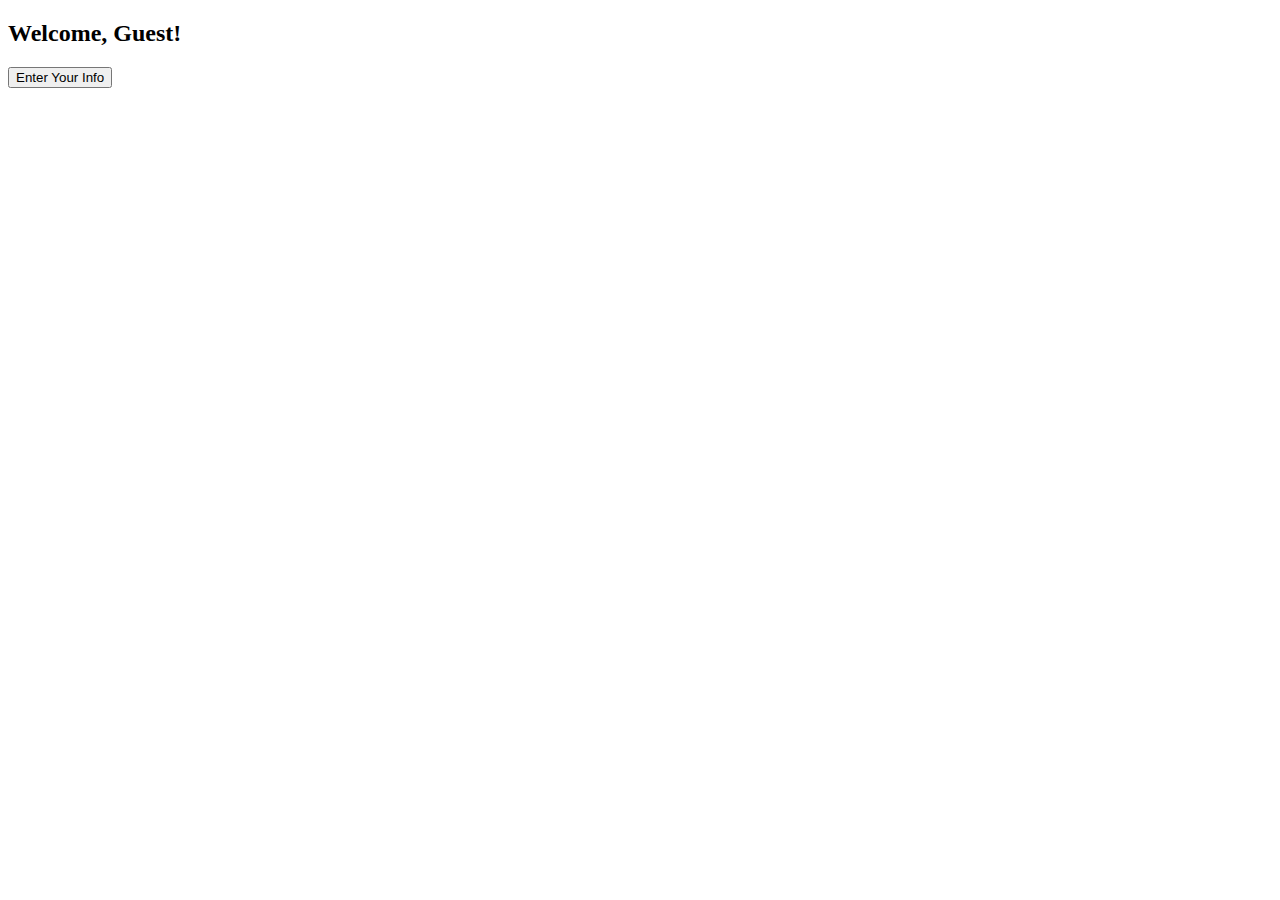
<file: day-18/index.html>
<!DOCTYPE html>
<html lang="en">
<head>
  <meta charset="UTF-8">
  <title>localStorage Full Example</title>
</head>
<body>
  <h2>Welcome, <span id="userInfo">Guest</span>!</h2>
  <button onclick="askAndSaveUser()">Enter Your Info</button>

  <script src="app.js"></script>
</body>
</html>
</file>
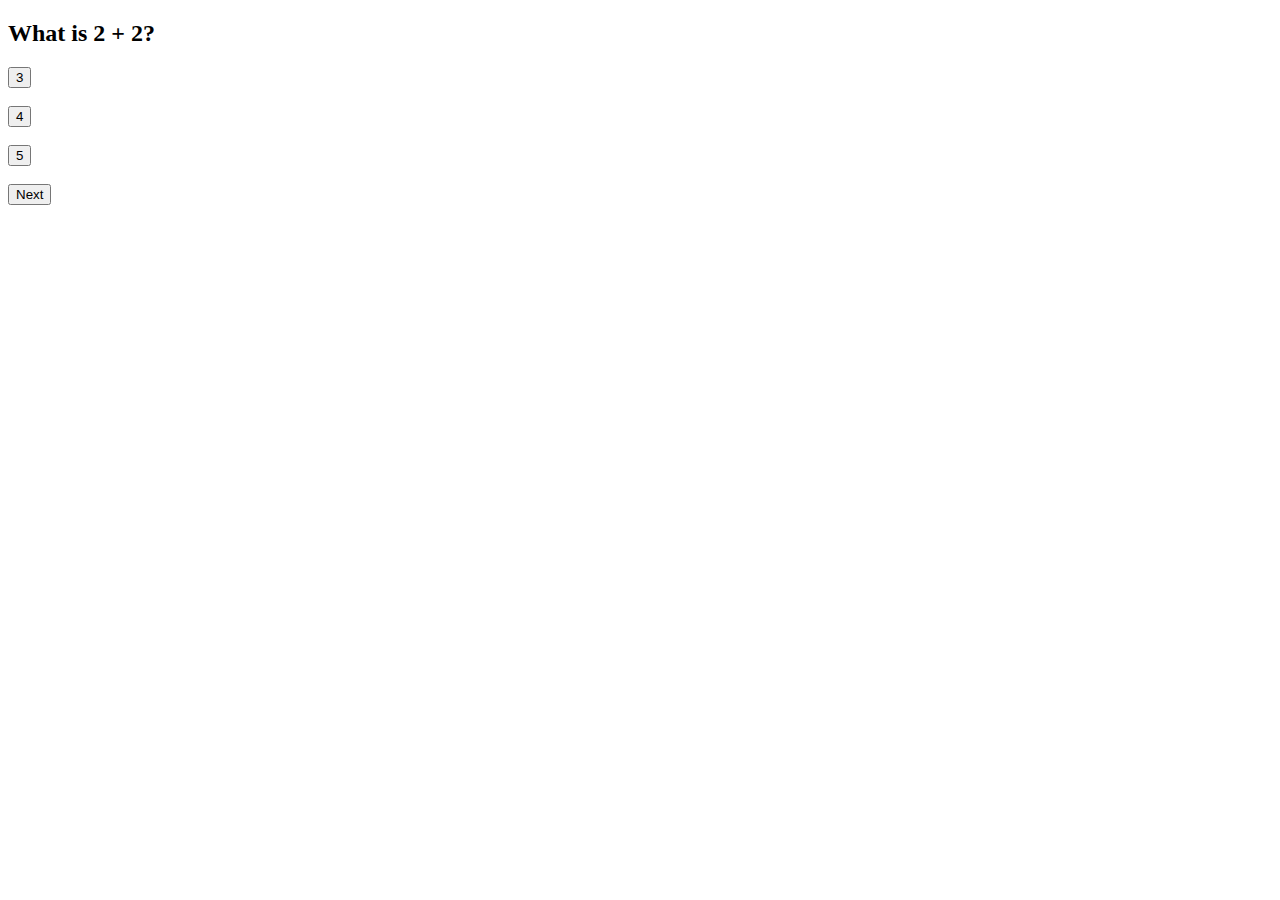
<file: day-19&20/index.html>
<!DOCTYPE html>
<html lang="en">
<head>
  <meta charset="UTF-8">
  <meta name="viewport" content="width=device-width, initial-scale=1.0">
  <title>Simple Quiz</title>
</head>
<body>
   <h2 id="question">Question will appear here</h2>

  <button id="btn1" class="answer-btn"></button><br><br>
  <button id="btn2" class="answer-btn"></button><br><br>
  <button id="btn3" class="answer-btn"></button><br><br>

  <button id="next">Next</button>

  <h3 id="scoreBox"></h3>

  <script src="script.js"></script>
  
</body>
</html>
</file>
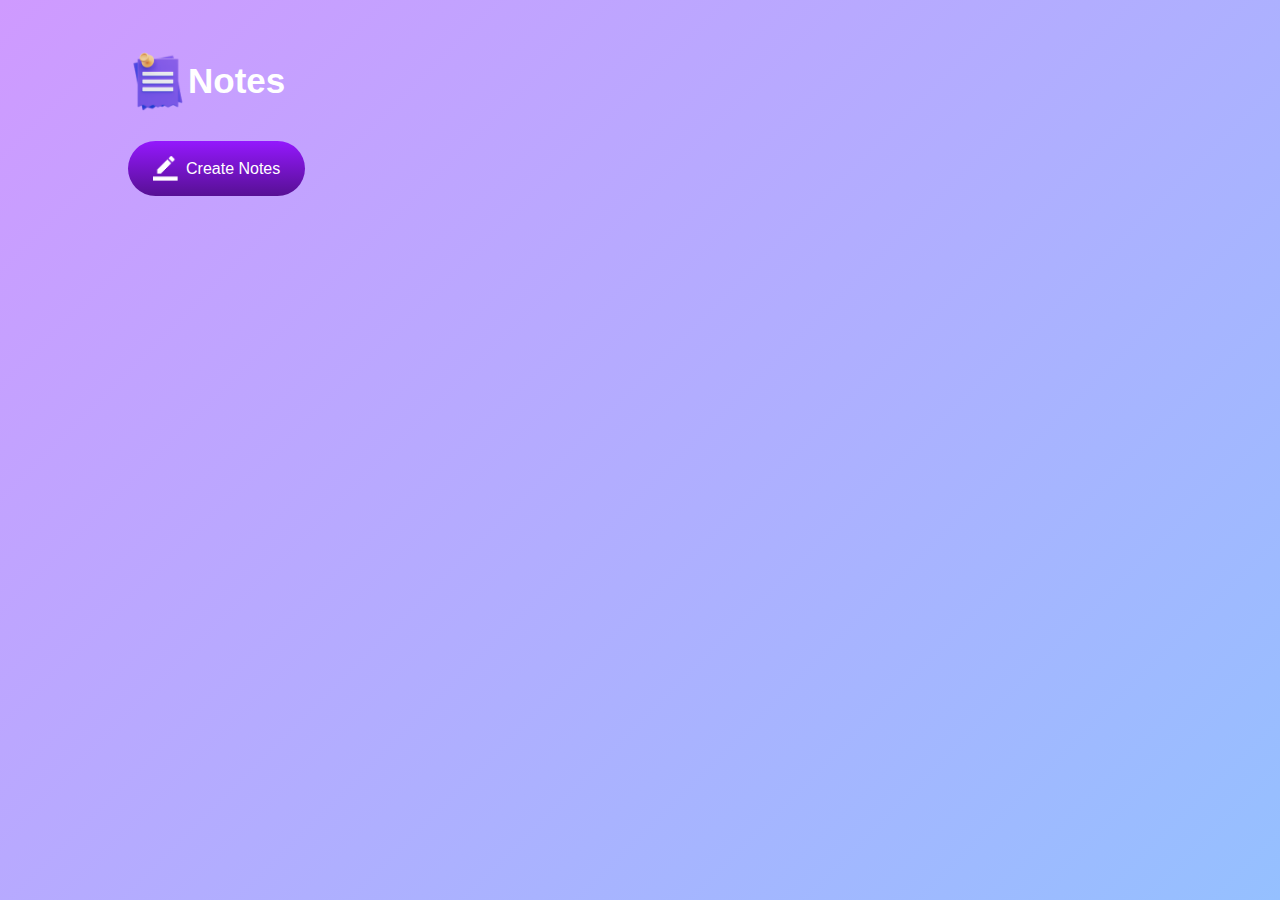
<file: day-25/index.html>
<!DOCTYPE html>
<html lang="en">
<head>
    <meta charset="UTF-8">
    <meta name="viewport" content="width=device-width, initial-scale=1.0">
    <title>Document</title>
    <link rel="stylesheet" href="style.css">
</head>
<body>
    <div class="container">
        <h1><img src="images/notes.png" alt=""> Notes</h1>
        <button class="btn"><img src="images/edit.png" alt="">Create Notes</button>
        <div class="notes-container">
            <!-- <p contenteditable="true" class="input-box">
                <img src="images/delete.png" alt="">
            </p> -->
        </div>
    </div>
    <script src="app.js"></script>
</body>
</html>
</file>
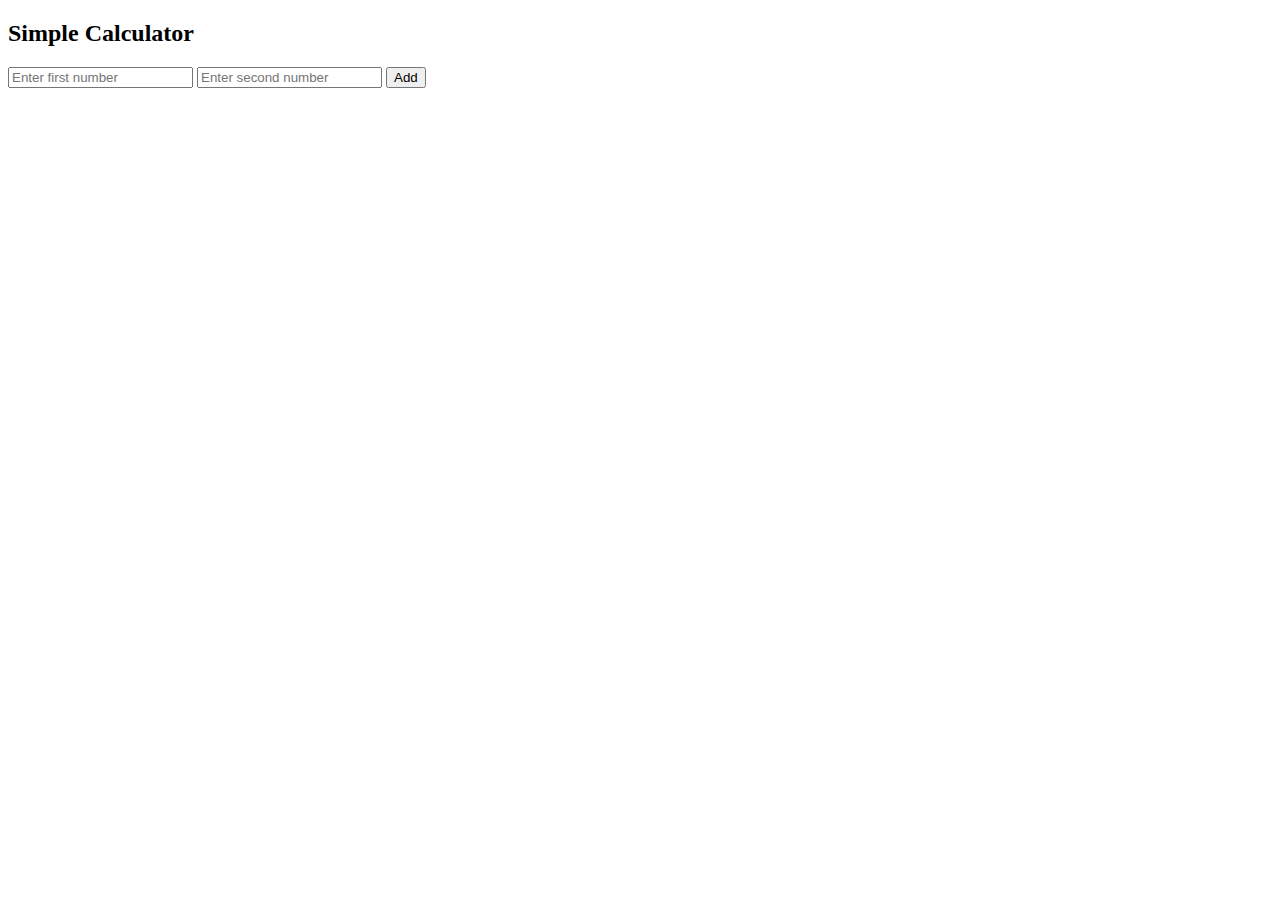
<file: day-26/index.html>
<!DOCTYPE html>
<html lang="en">
<head>
  <meta charset="UTF-8">
  <title>Debugging Practice</title>
</head>
<body>
  <h2>Simple Calculator</h2>

  <input id="num1" placeholder="Enter first number">
  <input id="num2" placeholder="Enter second number">
  <button onclick="calculate()">Add</button>

  <p id="result"></p>

  <script src="script.js"></script>
</body>
</html>
</file>
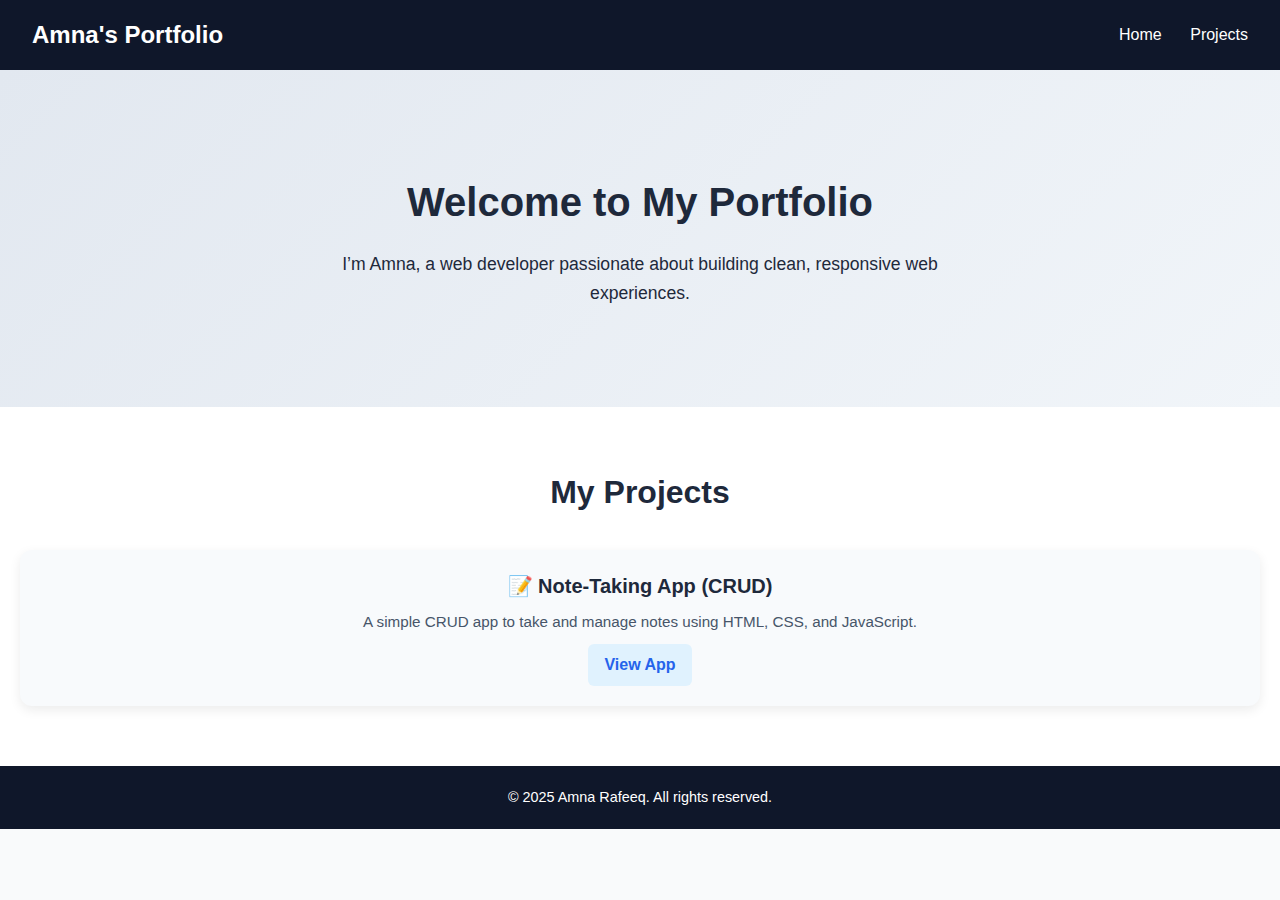
<file: day-27/index.html>
<!DOCTYPE html>
<html lang="en">
<head>
  <meta charset="UTF-8" />
  <meta name="viewport" content="width=device-width, initial-scale=1.0" />
  <title>Amna's Portfolio 27</title>
  <link rel="stylesheet" href="style.css">
</head>
<body>

  <header>
    <h1>Amna's Portfolio</h1>
    <nav>
      <a href="#hero">Home</a>
      <a href="#projects">Projects</a>
    </nav>
  </header>

  <section class="hero" id="hero">
    <h2>Welcome to My Portfolio</h2>
    <p>I’m Amna, a web developer passionate about building clean, responsive web experiences.</p>
  </section>

  <section class="projects" id="projects">
    <h2 style="text-align:center;">My Projects</h2>
    <div class="project-card">
      <h3>📝 Note-Taking App (CRUD)</h3>
      <p>A simple CRUD app to take and manage notes using HTML, CSS, and JavaScript.</p>
      <a href="#" target="_blank">View App</a>
    </div>
  </section>

  <footer>
    <p>© 2025 Amna Rafeeq. All rights reserved.</p>
  </footer>

</body>
</html>
</file>
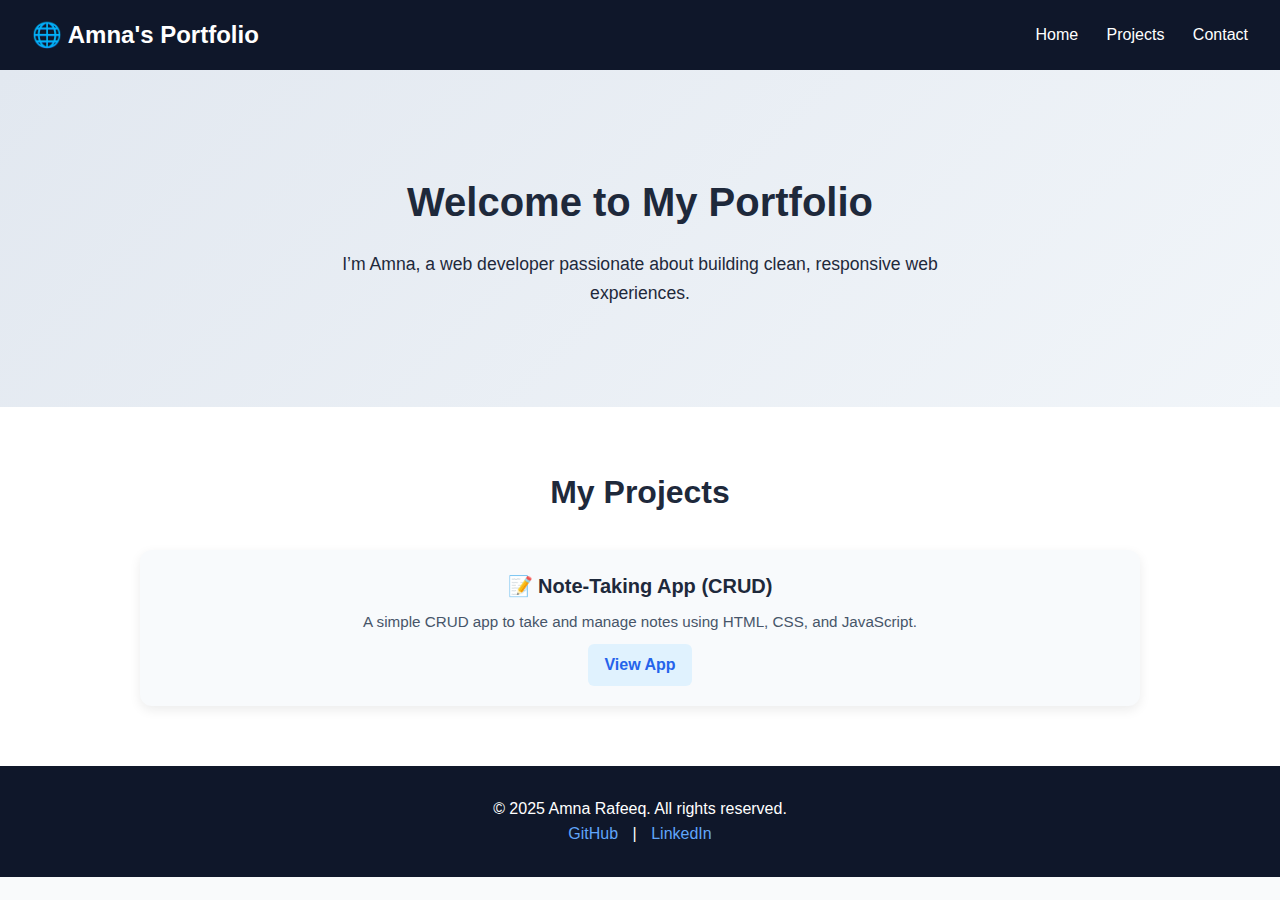
<file: day-28/index.html>
<!DOCTYPE html>
<html lang="en">
<head>
  <meta charset="UTF-8" />
  <meta name="viewport" content="width=device-width, initial-scale=1.0" />
  <title>Amna's Portfolio 28</title>
<link rel="stylesheet" href="style.css">
</head>
<body>

  <header>
    <h1>🌐 Amna's Portfolio</h1>
    <nav>
      <a href="#hero">Home</a>
      <a href="#projects">Projects</a>
      <a href="#contact">Contact</a>
    </nav>
  </header>

  <section class="hero" id="hero">
    <h2>Welcome to My Portfolio</h2>
    <p>I’m Amna, a web developer passionate about building clean, responsive web experiences.</p>
  </section>

  <section class="projects" id="projects">
    <h2>My Projects</h2>
    <div class="project-grid">
      <div class="project-card">
        <h3>📝 Note-Taking App (CRUD)</h3>
        <p>A simple CRUD app to take and manage notes using HTML, CSS, and JavaScript.</p>
        <a href="#" target="_blank">View App</a>
      </div>
      <!-- Add more project-card divs here as needed -->
    </div>
  </section>

  <footer id="contact">
    <p>© 2025 Amna Rafeeq. All rights reserved.</p>
    <div class="social-links">
      <a href="#" target="_blank">GitHub</a> |
      <a href="#" target="_blank">LinkedIn</a>
    </div>
  </footer>

</body>
</html>
</file>
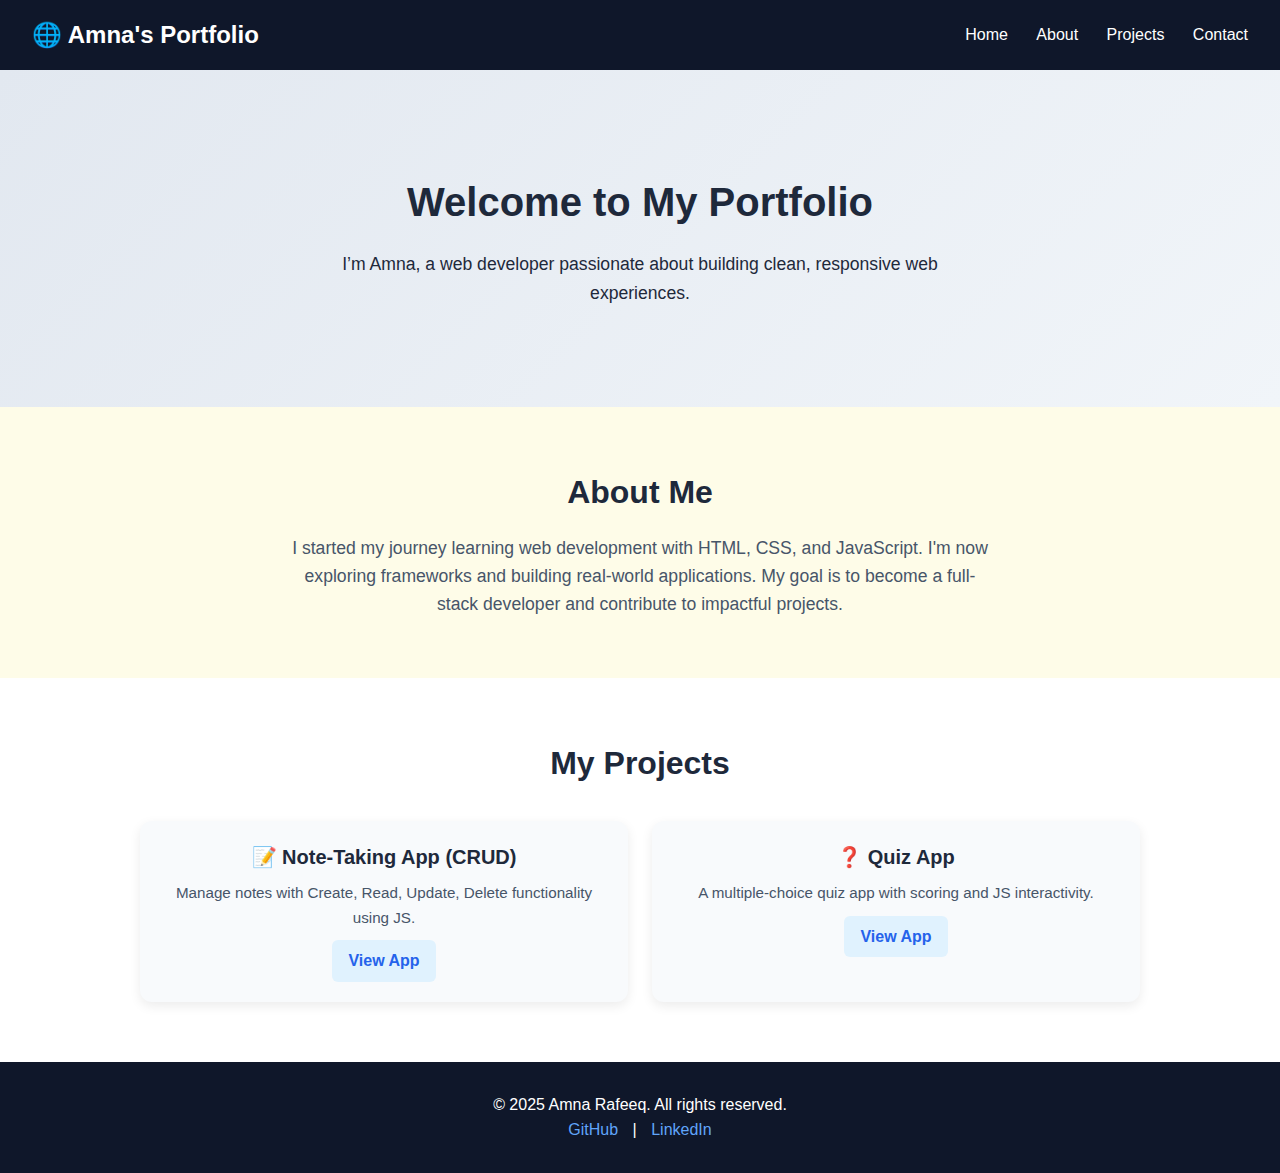
<file: day-29/index.html>
<!DOCTYPE html>
<html lang="en">
<head>
  <meta charset="UTF-8" />
  <meta name="viewport" content="width=device-width, initial-scale=1.0" />
  <title>Amna's Portfolio</title>
  <link rel="stylesheet" href="style.css" />
</head>
<body>

  <header>
    <h1>🌐 Amna's Portfolio</h1>
    <nav aria-label="Main Navigation">
      <a href="#home">Home</a>
      <a href="#about">About</a>
      <a href="#projects">Projects</a>
      <a href="#contact">Contact</a>
    </nav>
  </header>

  <main>
    <section class="hero" id="home" aria-labelledby="home-heading">
      <h2 id="home-heading">Welcome to My Portfolio</h2>
      <p>I’m Amna, a web developer passionate about building clean, responsive web experiences.</p>
    </section>

    <section id="about" class="about" aria-labelledby="about-heading">
      <h2 id="about-heading">About Me</h2>
      <p>
        I started my journey learning web development with HTML, CSS, and JavaScript.
        I'm now exploring frameworks and building real-world applications.
        My goal is to become a full-stack developer and contribute to impactful projects.
      </p>
    </section>

    <section class="projects" id="projects" aria-labelledby="projects-heading">
      <h2 id="projects-heading">My Projects</h2>
      <div class="project-grid">

        <article class="project-card">
          <h3>📝 Note-Taking App (CRUD)</h3>
          <p>Manage notes with Create, Read, Update, Delete functionality using JS.</p>
          <a href="#" target="_blank" aria-label="View Note Taking App">View App</a>
        </article>

        <article class="project-card">
          <h3>❓ Quiz App</h3>
          <p>A multiple-choice quiz app with scoring and JS interactivity.</p>
          <a href="#" target="_blank" aria-label="View Quiz App">View App</a>
        </article>

        <!-- Add more projects here -->
      </div>
    </section>
  </main>

  <footer id="contact" aria-label="Contact Section">
    <p>© 2025 Amna Rafeeq. All rights reserved.</p>
    <div class="social-links">
      <a href="#" target="_blank" aria-label="Visit GitHub Profile">GitHub</a> |
      <a href="#" target="_blank" aria-label="Visit LinkedIn Profile">LinkedIn</a>
    </div>
  </footer>

</body>
</html>
</file>
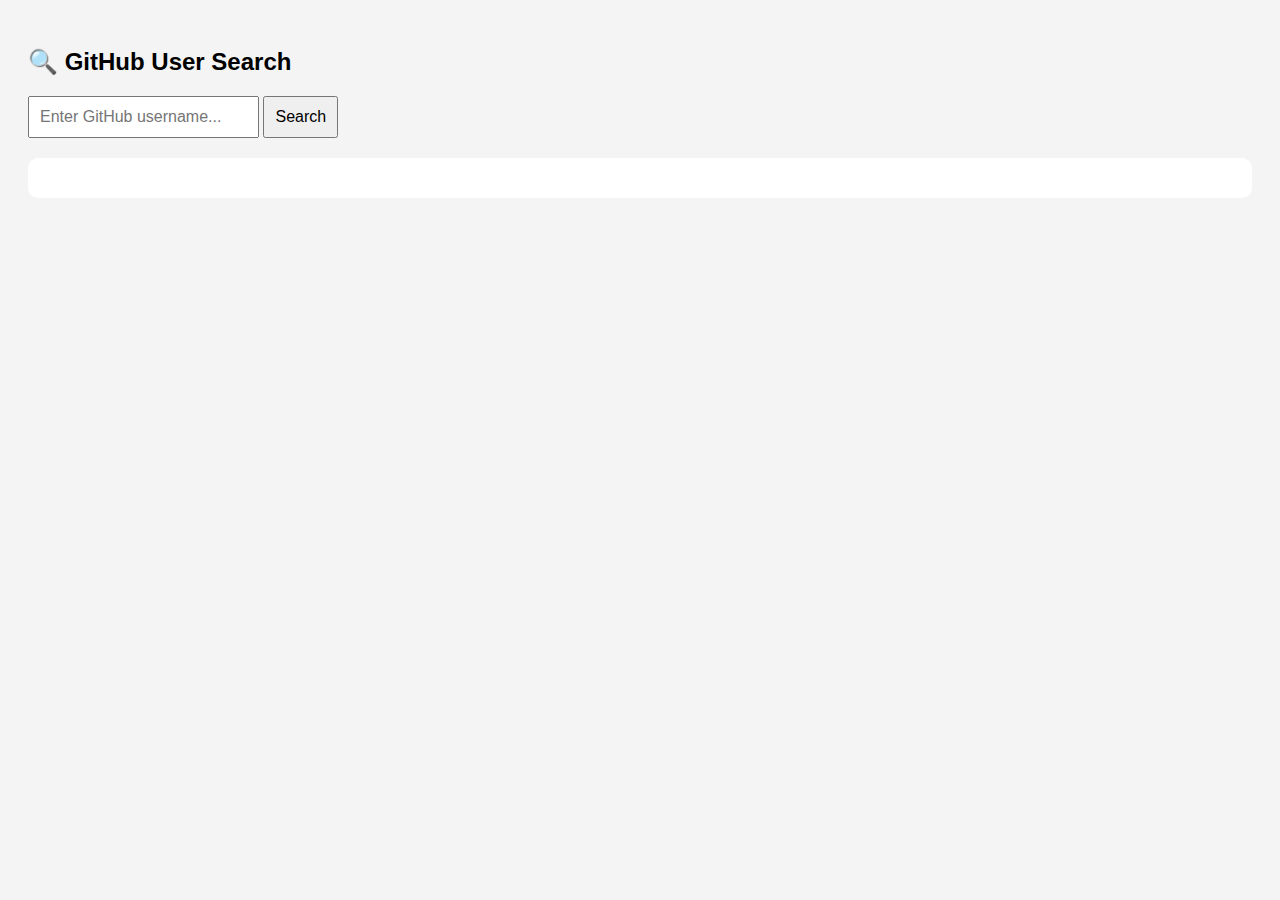
<file: day-33/index.html>
<!DOCTYPE html>
<html lang="en">
<head>
  <meta charset="UTF-8">
  <title>GitHub User Search</title>
  <link rel="stylesheet" href="style.css">
</head>
<body>

  <h2>🔍 GitHub User Search</h2>

  <input type="text" id="searchInput" placeholder="Enter GitHub username..." />
  <button onclick="searchGitHubUser()">Search</button>

  <div id="result"></div>

  <script src="script.js"></script>
</body>
</html>
</file>
<file: day-25/style.css>
*{
    margin: 0;
    padding: 0;
    font-family: sans-serif;
    box-sizing: border-box;
}
.container{
    width: 100%;
    min-height: 100vh;
    background: linear-gradient(135deg, #cf9aff,#95c0ff);
    color: #fff;
    padding-top: 4%;
    padding-left: 10%;
}
.container h1{
    display: flex;
    align-items: center;
    font-size: 35px;
    font-weight: 600;
}
.container h1 img{
    width: 60px;
}
.container button img {
    width: 25px;
    margin-right: 8px;
}
.container button{
    display: flex;
    align-items: center;
    background: linear-gradient(#9418fd, #571094);
    color: #fff;
    font-size: 16px;
    outline: 0;
    border: 0;
    border-radius: 40px;
    padding: 15px 25px;
    margin: 30px 0 20px;
    cursor: pointer;
}
.input-box{
    position: relative;
    width: 100%;
    max-width: 500px;
    min-height: 150px;
    background: #fff;
    color: #333;
    padding: 20px;
    margin: 20px 0;
    outline: none;
    border-radius: 5px;
}
.input-box img{
    width: 25px;
    position: absolute;
    bottom: 15px;
    right: 15px;
    cursor: pointer;
}
</file>
<file: day-27/style.css>
* {
  margin: 0;
  padding: 0;
  box-sizing: border-box;
}

body {
  font-family: 'Segoe UI', Tahoma, Geneva, Verdana, sans-serif;
  line-height: 1.6;
  scroll-behavior: smooth;
  background-color: #f9fafb;
  color: #1e293b;
}

/* HEADER */
header {
  background-color: #0f172a;
  color: white;
  padding: 1rem 2rem;
  display: flex;
  justify-content: space-between;
  align-items: center;
  position: sticky;
  top: 0;
  z-index: 1000;
}

header h1 {
  font-size: 1.5rem;
}

nav a {
  color: white;
  margin-left: 1.5rem;
  text-decoration: none;
  font-weight: 500;
  transition: color 0.3s ease;
}

nav a:hover {
  color: #60a5fa;
}

/* HERO */
.hero {
  background: linear-gradient(135deg, #e2e8f0, #f1f5f9);
  padding: 100px 20px;
  text-align: center;
}

.hero h2 {
  font-size: 2.5rem;
  margin-bottom: 1rem;
}

.hero p {
  font-size: 1.1rem;
  max-width: 600px;
  margin: auto;
}

/* PROJECTS */
.projects {
  padding: 60px 20px;
  background-color: #ffffff;
}

.projects h2 {
  text-align: center;
  font-size: 2rem;
  margin-bottom: 2rem;
}

.project-grid {
      display: grid;
      grid-template-columns: repeat(auto-fit, minmax(280px, 1fr));
      gap: 1.5rem;
      max-width: 1000px;
      margin: auto;
    }
.project-card {
      background: #f8fafc;
      padding: 20px 25px;
      border-radius: 12px;
      text-align: center;
      box-shadow: 0 4px 12px rgba(0, 0, 0, 0.08);
    }    

.project-card h3 {
  margin-bottom: 0.5rem;
  font-size: 1.25rem;
}

.project-card p {
  font-size: 0.95rem;
  color: #475569;
}

.project-card a {
  display: inline-block;
  margin-top: 10px;
  color: #2563eb;
  background-color: #e0f2fe;
  padding: 8px 16px;
  border-radius: 6px;
  text-decoration: none;
  font-weight: bold;
  transition: background 0.3s;
}

.project-card a:hover {
  background-color: #bae6fd;
}

/* FOOTER */
footer {
  padding: 20px;
  text-align: center;
  background-color: #0f172a;
  color: white;
  font-size: 0.9rem;
}

/* MOBILE */
@media (max-width: 600px) {
  header {
    flex-direction: column;
    align-items: flex-start;
  }

  nav a {
    margin: 0.5rem 0 0 0;
    display: block;
  }

  .hero h2 {
    font-size: 2rem;
  }

  .projects h2 {
    font-size: 1.5rem;
  }
}


/* 
    * { 
        margin: 0;
        padding: 0; 
        box-sizing: border-box; 
    }
    body { 
        font-family: sans-serif; 
        line-height: 1.6; 
        scroll-behavior: smooth; 
    }

    header {
      background-color: #222;
      color: #fff;
      padding: 1rem 2rem;
      display: flex;
      justify-content: space-between;
      align-items: center;
      position: sticky;
      top: 0;
    }

    nav a {
      color: white;
      margin-left: 1.5rem;
      text-decoration: none;
    }

    .hero {
      background: #f4f4f4;
      padding: 100px 20px;
      text-align: center;
    }

    .projects {
      padding: 60px 20px;
      background-color: #fff;
    }

    .project-card {
      background: #eee;
      padding: 20px;
      border-radius: 10px;
      max-width: 500px;
      margin: auto;
      text-align: center;
    }

    .project-card a {
      display: inline-block;
      margin-top: 10px;
      color: #007BFF;
      text-decoration: none;
      font-weight: bold;
    }

    footer {
      padding: 20px;
      text-align: center;
      background-color: #222;
      color: #fff;
    }
    @media (max-width: 600px) {
      header { flex-direction: column; align-items: flex-start; }
      nav a { margin: 0.5rem 0 0 0; display: block; }
    }
   */
</file>
<file: day-28/style.css>
* {
      margin: 0;
      padding: 0;
      box-sizing: border-box;
    }

    body {
      font-family: 'Segoe UI', Tahoma, Geneva, Verdana, sans-serif;
      line-height: 1.6;
      scroll-behavior: smooth;
      background-color: #f9fafb;
      color: #1e293b;
    }

    header {
      background-color: #0f172a;
      color: white;
      padding: 1rem 2rem;
      display: flex;
      justify-content: space-between;
      align-items: center;
      position: sticky;
      top: 0;
      z-index: 1000;
    }

    header h1 {
      font-size: 1.5rem;
    }

    nav a {
      color: white;
      margin-left: 1.5rem;
      text-decoration: none;
      font-weight: 500;
      transition: color 0.3s ease;
    }

    nav a:hover {
      color: #60a5fa;
    }

    .hero {
      background: linear-gradient(135deg, #e2e8f0, #f1f5f9);
      padding: 100px 20px;
      text-align: center;
    }

    .hero h2 {
      font-size: 2.5rem;
      margin-bottom: 1rem;
    }

    .hero p {
      font-size: 1.1rem;
      max-width: 600px;
      margin: auto;
    }

    .projects {
      padding: 60px 20px;
      background-color: #ffffff;
    }

    .projects h2 {
      text-align: center;
      font-size: 2rem;
      margin-bottom: 2rem;
    }

    .project-grid {
      display: grid;
      grid-template-columns: repeat(auto-fit, minmax(280px, 1fr));
      gap: 1.5rem;
      max-width: 1000px;
      margin: auto;
    }

    .project-card {
      background: #f8fafc;
      padding: 20px 25px;
      border-radius: 12px;
      text-align: center;
      box-shadow: 0 4px 12px rgba(0, 0, 0, 0.08);
    }

    .project-card h3 {
      margin-bottom: 0.5rem;
      font-size: 1.25rem;
    }

    .project-card p {
      font-size: 0.95rem;
      color: #475569;
    }

    .project-card a {
      display: inline-block;
      margin-top: 10px;
      color: #2563eb;
      background-color: #e0f2fe;
      padding: 8px 16px;
      border-radius: 6px;
      text-decoration: none;
      font-weight: bold;
      transition: background 0.3s;
    }

    .project-card a:hover {
      background-color: #bae6fd;
    }

    footer {
      background-color: #0f172a;
      color: white;
      padding: 30px 20px;
      text-align: center;
    }

    .social-links a {
      color: #60a5fa;
      text-decoration: none;
      margin: 0 10px;
      font-weight: 500;
    }

    @media (max-width: 600px) {
      header {
        flex-direction: column;
        align-items: flex-start;
      }

      nav a {
        margin: 0.5rem 0 0 0;
        display: block;
      }

      .hero h2 {
        font-size: 2rem;
      }

      .projects h2 {
        font-size: 1.5rem;
      }
    }
</file>
<file: day-29/style.css>
* {
  margin: 0;
  padding: 0;
  box-sizing: border-box;
}

body {
  font-family: 'Segoe UI', Tahoma, Geneva, Verdana, sans-serif;
  line-height: 1.6;
  scroll-behavior: smooth;
  background-color: #f9fafb;
  color: #1e293b;
}

header {
  background-color: #0f172a;
  color: white;
  padding: 1rem 2rem;
  display: flex;
  justify-content: space-between;
  align-items: center;
  position: sticky;
  top: 0;
  z-index: 1000;
}

header h1 {
  font-size: 1.5rem;
}

nav a {
  color: white;
  margin-left: 1.5rem;
  text-decoration: none;
  font-weight: 500;
  transition: color 0.3s ease;
}

nav a:hover {
  color: #60a5fa;
}

.hero {
  background: linear-gradient(135deg, #e2e8f0, #f1f5f9);
  padding: 100px 20px;
  text-align: center;
}

.hero h2 {
  font-size: 2.5rem;
  margin-bottom: 1rem;
}

.hero p {
  font-size: 1.1rem;
  max-width: 600px;
  margin: auto;
}

.about {
  background-color: #fefce8;
  padding: 60px 20px;
  text-align: center;
}

.about h2 {
  font-size: 2rem;
  margin-bottom: 1rem;
}

.about p {
  max-width: 700px;
  margin: auto;
  font-size: 1.1rem;
  color: #475569;
}

.projects {
  padding: 60px 20px;
  background-color: #ffffff;
}

.projects h2 {
  text-align: center;
  font-size: 2rem;
  margin-bottom: 2rem;
}

.project-grid {
  display: grid;
  grid-template-columns: repeat(auto-fit, minmax(280px, 1fr));
  gap: 1.5rem;
  max-width: 1000px;
  margin: auto;
}

.project-card {
  background: #f8fafc;
  padding: 20px 25px;
  border-radius: 12px;
  text-align: center;
  box-shadow: 0 4px 12px rgba(0, 0, 0, 0.08);
}

.project-card h3 {
  margin-bottom: 0.5rem;
  font-size: 1.25rem;
}

.project-card p {
  font-size: 0.95rem;
  color: #475569;
}

.project-card a {
  display: inline-block;
  margin-top: 10px;
  color: #2563eb;
  background-color: #e0f2fe;
  padding: 8px 16px;
  border-radius: 6px;
  text-decoration: none;
  font-weight: bold;
  transition: background 0.3s;
}

.project-card a:hover {
  background-color: #bae6fd;
}

footer {
  background-color: #0f172a;
  color: white;
  padding: 30px 20px;
  text-align: center;
}

.social-links a {
  color: #60a5fa;
  text-decoration: none;
  margin: 0 10px;
  font-weight: 500;
}

@media (max-width: 600px) {
  header {
    flex-direction: column;
    align-items: flex-start;
  }

  nav a {
    margin: 0.5rem 0 0 0;
    display: block;
  }

  .hero h2 {
    font-size: 2rem;
  }

  .projects h2, .about h2 {
    font-size: 1.5rem;
  }
}
</file>
<file: day-33/style.css>
body {
  font-family: sans-serif;
  padding: 20px;
  background: #f4f4f4;
}

input, button {
  padding: 10px;
  font-size: 16px;
}

#result {
  margin-top: 20px;
  background: white;
  padding: 20px;
  border-radius: 10px;
}

img {
  width: 100px;
  border-radius: 50%;
}
</file>
